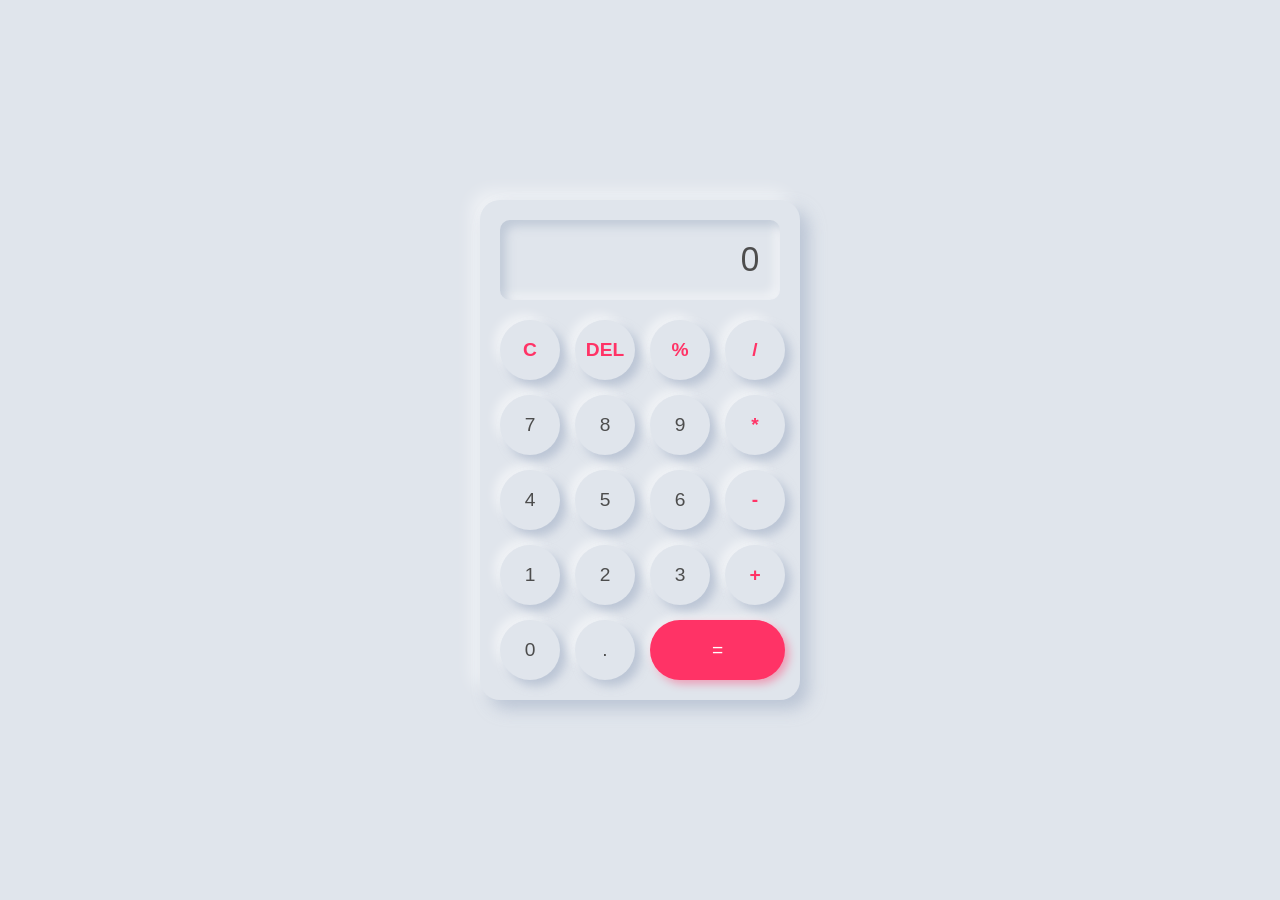
<file: calculator/index.html>
<!DOCTYPE html>
<html lang="en">
<head>
    <meta charset="UTF-8">
    <meta name="viewport" content="width=device-width, initial-scale=1.0">
    <title>Neumorphic Calculator</title>
    <link rel="stylesheet" href="style.css">
    <link href="https://fonts.googleapis.com/css2?family=Poppins:wght@400;500;600&display=swap" rel="stylesheet">
</head>
<body>
    <div class="calculator">
        <div class="display" id="display">0</div>
        <div class="buttons">
            <button class="operator" onclick="clearDisplay()">C</button>
            <button class="operator" onclick="deleteChar()">DEL</button>
            <button class="operator" onclick="appendOperator('%')">%</button>
            <button class="operator" onclick="appendOperator('/')">/</button>
            <button onclick="appendNumber('7')">7</button>
            <button onclick="appendNumber('8')">8</button>
            <button onclick="appendNumber('9')">9</button>
            <button class="operator" onclick="appendOperator('*')">*</button>
            <button onclick="appendNumber('4')">4</button>
            <button onclick="appendNumber('5')">5</button>
            <button onclick="appendNumber('6')">6</button>
            <button class="operator" onclick="appendOperator('-')">-</button>
            <button onclick="appendNumber('1')">1</button>
            <button onclick="appendNumber('2')">2</button>
            <button onclick="appendNumber('3')">3</button>
            <button class="operator" onclick="appendOperator('+')">+</button>
            <button onclick="appendNumber('0')">0</button>
            <button onclick="appendNumber('.')">.</button>
            <button class="equals" onclick="calculate()">=</button>
        </div>
    </div>
    <script src="script.js"></script>
</body>
</html>
</file>
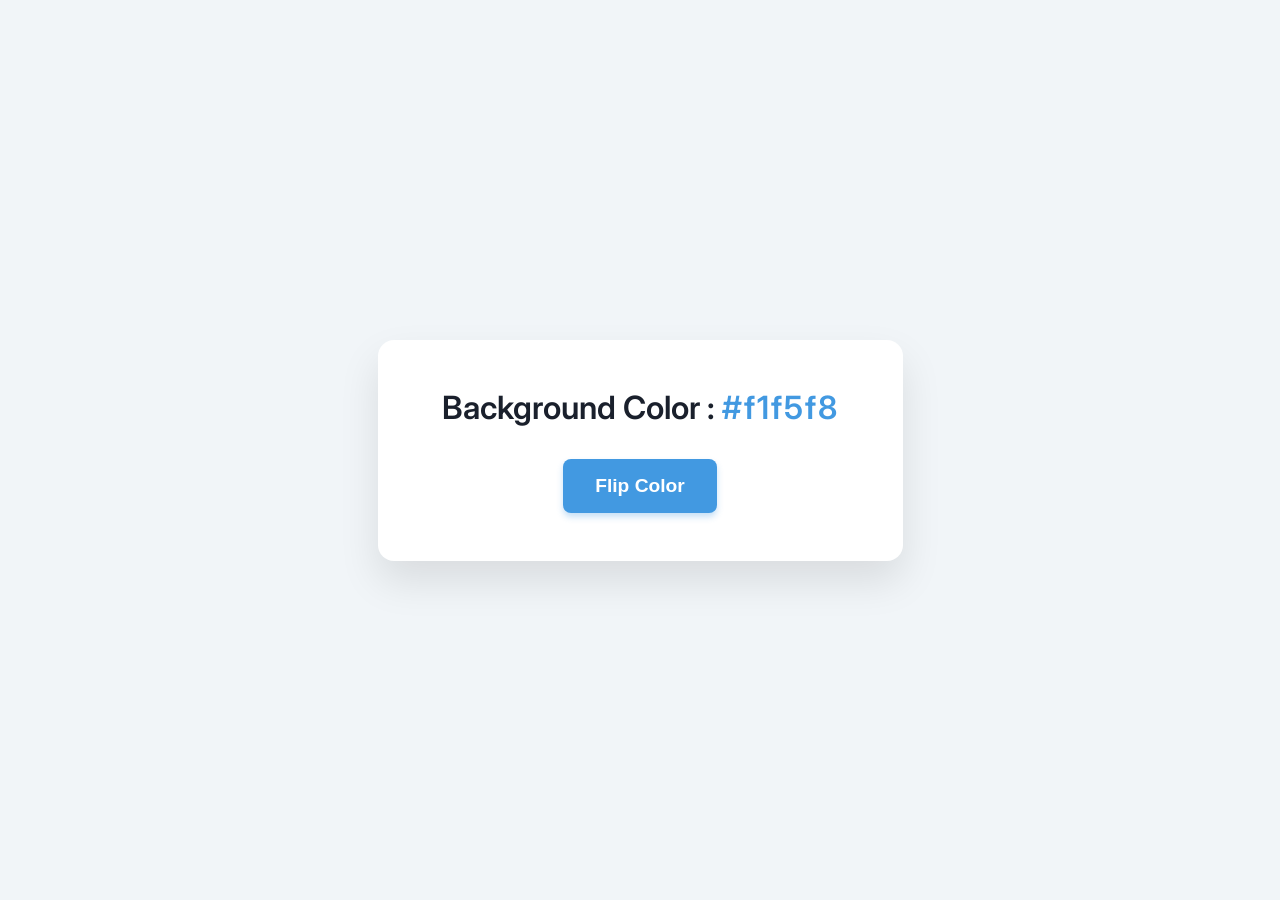
<file: color-flipper/index.html>
<!DOCTYPE html>
<html lang="en">
<head>
    <meta charset="UTF-8">
    <meta name="viewport" content="width=device-width, initial-scale=1.0">
    <title>Color Flipper</title>
    <link rel="stylesheet" href="style.css">
    <link href="https://fonts.googleapis.com/css2?family=Inter:wght@400;600&display=swap" rel="stylesheet">
</head>
<body>
    <main>
        <div class="container">
            <h2>Background Color : <span class="color">#f1f5f8</span></h2>
            <button class="btn" id="btn">Flip Color</button>
        </div>
    </main>
    <script src="script.js"></script>
</body>
</html>
</file>
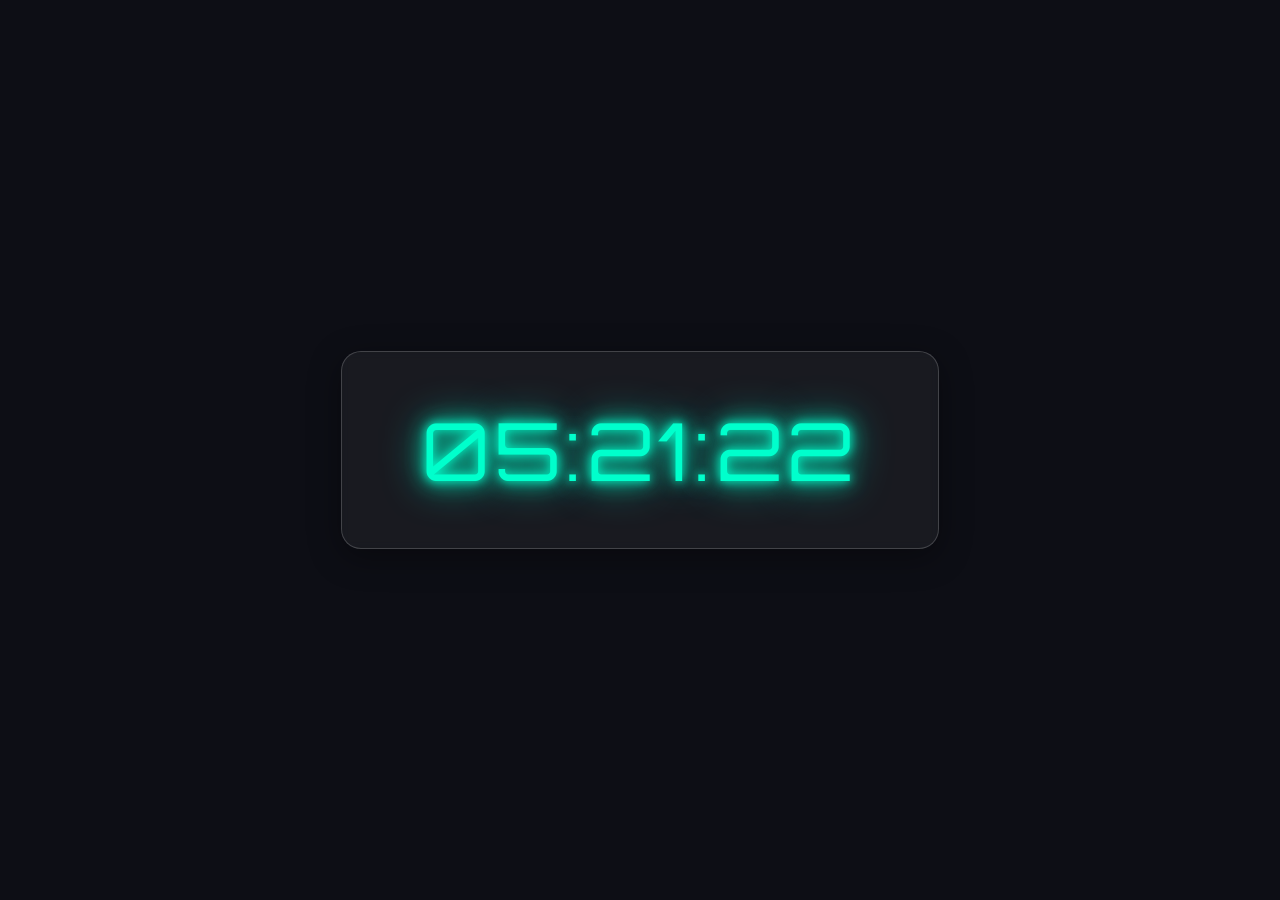
<file: digital-clock/index.html>
<!DOCTYPE html>
<html lang="en">
<head>
    <meta charset="UTF-8">
    <meta name="viewport" content="width=device-width, initial-scale=1.0">
    <title>Digital Clock</title>
    <link rel="stylesheet" href="style.css">
    <link href="https://fonts.googleapis.com/css2?family=Orbitron:wght@400;700&display=swap" rel="stylesheet">
</head>
<body>
    <div class="clock-container">
        <div id="clock" class="clock">00:00:00</div>
    </div>
    <script src="script.js"></script>
</body>
</html>
</file>
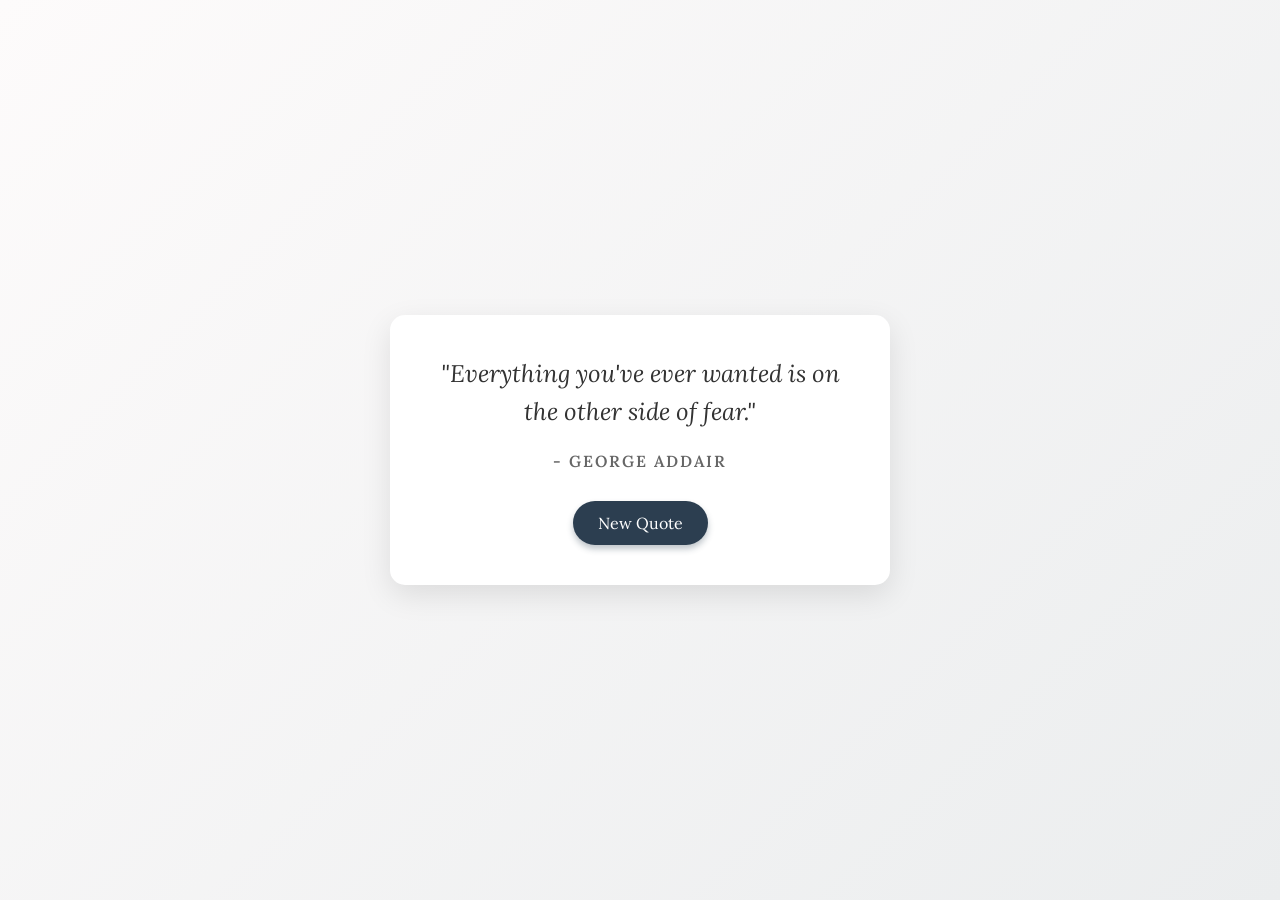
<file: quote-generator/index.html>
<!DOCTYPE html>
<html lang="en">
<head>
    <meta charset="UTF-8">
    <meta name="viewport" content="width=device-width, initial-scale=1.0">
    <title>Random Quote Generator</title>
    <link rel="stylesheet" href="style.css">
    <link href="https://fonts.googleapis.com/css2?family=Lora:ital,wght@0,400;0,600;1,400&display=swap" rel="stylesheet">
</head>
<body>
    <div class="quote-box">
        <i class="fas fa-quote-left"></i>
        <p id="quote">"Loading inspiration..."</p>
        <h4 id="author">- </h4>
        <button id="new-quote">New Quote</button>
    </div>
    <script src="script.js"></script>
</body>
</html>
</file>
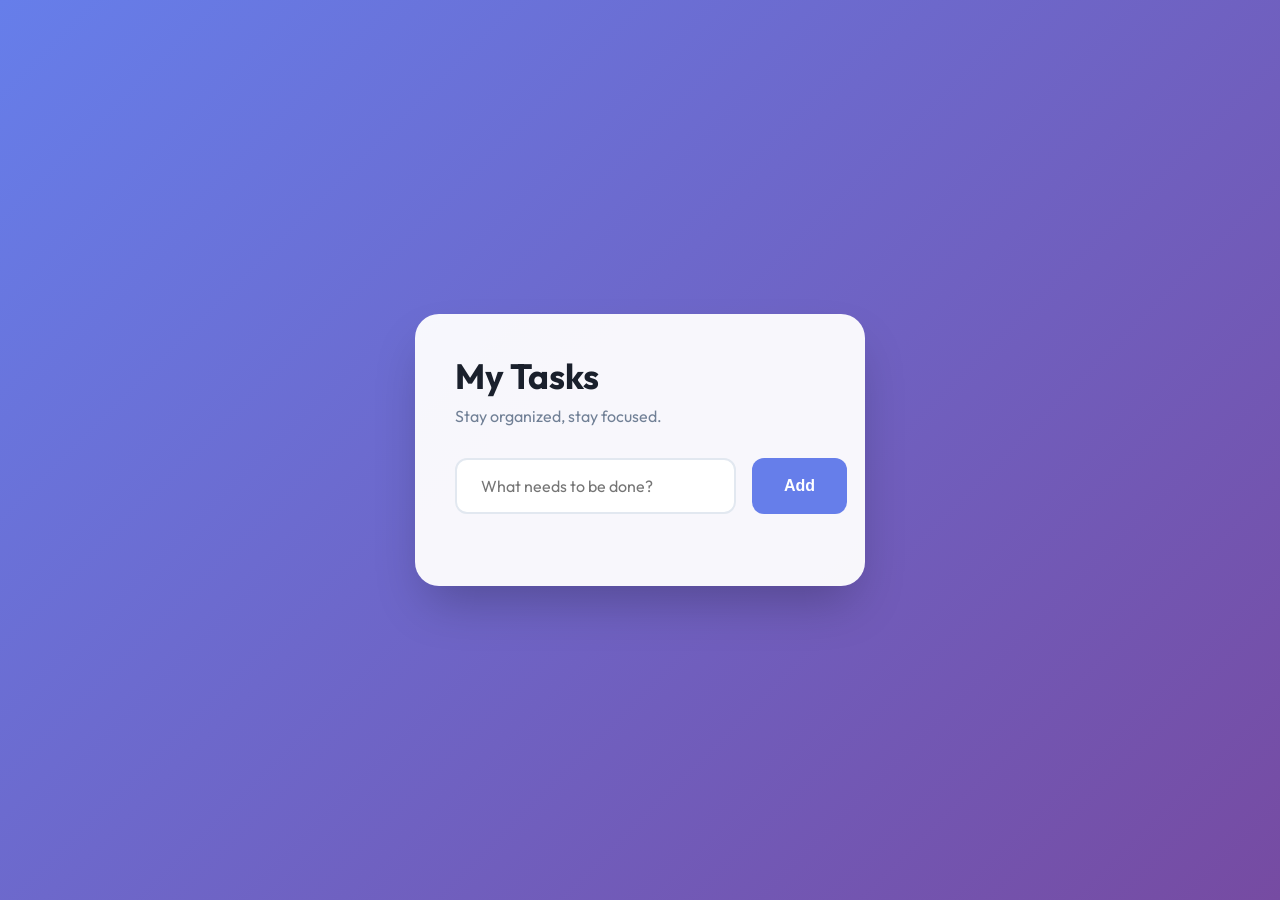
<file: todo-list/index.html>
<!DOCTYPE html>
<html lang="en">
<head>
    <meta charset="UTF-8">
    <meta name="viewport" content="width=device-width, initial-scale=1.0">
    <title>Modern Todo List</title>
    <link rel="stylesheet" href="style.css">
    <link href="https://fonts.googleapis.com/css2?family=Outfit:wght@300;400;600&display=swap" rel="stylesheet">
</head>
<body>
    <div class="app-container">
        <header>
            <h1>My Tasks</h1>
            <p>Stay organized, stay focused.</p>
        </header>
        <div class="input-section">
            <input type="text" id="todo-input" placeholder="What needs to be done?">
            <button id="add-btn">Add</button>
        </div>
        <ul id="todo-list"></ul>
    </div>
    <script src="script.js"></script>
</body>
</html>
</file>
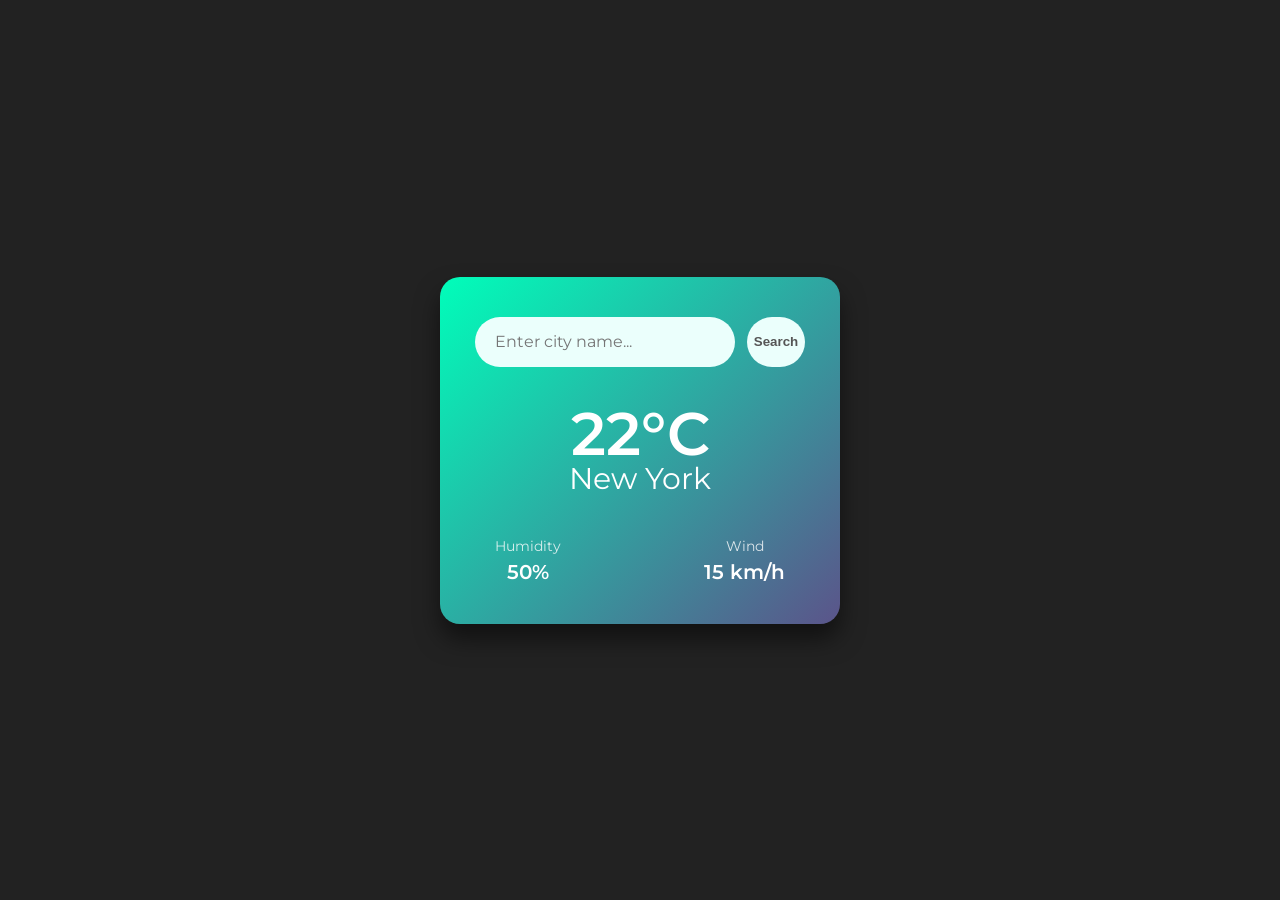
<file: weather-app/index.html>
<!DOCTYPE html>
<html lang="en">
<head>
    <meta charset="UTF-8">
    <meta name="viewport" content="width=device-width, initial-scale=1.0">
    <title>Simple Weather UI</title>
    <link rel="stylesheet" href="style.css">
    <link href="https://fonts.googleapis.com/css2?family=Montserrat:wght@300;400;600&display=swap" rel="stylesheet">
</head>
<body>
    <div class="card">
        <div class="search">
            <input type="text" id="search-input" placeholder="Enter city name..." spellcheck="false">
            <button id="search-btn">Search</button>
        </div>
        <div class="weather">
            <h1 class="temp" id="temp">22°C</h1>
            <h2 class="city" id="city">New York</h2>
            <div class="details">
                <div class="col">
                    <p>Humidity</p>
                    <p class="humidity" id="humidity">50%</p>
                </div>
                <div class="col">
                    <p>Wind</p>
                    <p class="wind" id="wind">15 km/h</p>
                </div>
            </div>
        </div>
    </div>
    <script src="script.js"></script>
</body>
</html>
</file>
<file: calculator/style.css>
* {
    margin: 0;
    padding: 0;
    box-sizing: border-box;
}
body {
    display: flex;
    justify-content: center;
    align-items: center;
    min-height: 100vh;
    background-color: #e0e5ec;
    font-family: 'Poppins', sans-serif;
}
.calculator {
    width: 320px;
    padding: 20px;
    background: #e0e5ec;
    border-radius: 20px;
    box-shadow: 9px 9px 16px rgb(163,177,198,0.6), -9px -9px 16px rgba(255,255,255, 0.5);
}
.display {
    width: 100%;
    height: 80px;
    margin-bottom: 20px;
    background: #e0e5ec;
    border-radius: 10px;
    display: flex;
    justify-content: flex-end;
    align-items: center;
    padding: 0 20px;
    font-size: 2rem;
    color: #4d4d4d;
    box-shadow: inset 6px 6px 10px 0 rgba(163,177,198, 0.5), inset -6px -6px 10px 0 rgba(255,255,255, 0.5);
    overflow: hidden;
}
.buttons {
    display: grid;
    grid-template-columns: repeat(4, 1fr);
    gap: 15px;
}
button {
    width: 60px;
    height: 60px;
    border: none;
    outline: none;
    border-radius: 50%;
    background: #e0e5ec;
    font-size: 1.2rem;
    color: #4d4d4d;
    cursor: pointer;
    box-shadow: 6px 6px 10px rgba(163,177,198,0.6), -6px -6px 10px rgba(255,255,255, 0.5);
    transition: all 0.2s ease-in-out;
}
button:active {
    box-shadow: inset 4px 4px 6px rgba(163,177,198, 0.5), inset -4px -4px 6px rgba(255,255,255, 0.5);
}
button.operator {
    color: #ff3366;
    font-weight: 600;
}
button.equals {
    width: 135px;
    border-radius: 30px;
    grid-column: span 2;
    background: #ff3366;
    color: white;
    box-shadow: 4px 4px 8px rgba(255, 51, 102, 0.4), -4px -4px 8px rgba(255, 255, 255, 0.5);
}
button.equals:active {
    box-shadow: inset 4px 4px 6px rgba(200, 30, 70, 0.8);
}
</file>
<file: color-flipper/style.css>
* {
    margin: 0;
    padding: 0;
    box-sizing: border-box;
}
body {
    font-family: 'Inter', sans-serif;
    background-color: #f1f5f8;
    transition: background-color 0.5s ease;
    height: 100vh;
    display: grid;
    place-items: center;
}
.container {
    text-align: center;
    background: white;
    padding: 3rem 4rem;
    border-radius: 16px;
    box-shadow: 0 20px 40px rgba(0,0,0,0.1);
}
h2 {
    font-size: 2rem;
    color: #1a202c;
    margin-bottom: 2rem;
    font-weight: 600;
}
.color {
    color: #4299e1;
    letter-spacing: 2px;
}
.btn {
    padding: 1rem 2rem;
    font-size: 1.2rem;
    font-weight: 600;
    color: white;
    background: #4299e1;
    border: none;
    border-radius: 8px;
    cursor: pointer;
    transition: all 0.3s ease;
    box-shadow: 0 4px 6px rgba(66, 153, 225, 0.3);
}
.btn:hover {
    background: #2b6cb0;
    transform: translateY(-2px);
    box-shadow: 0 6px 12px rgba(66, 153, 225, 0.4);
}
.btn:active {
    transform: translateY(0);
}
</file>
<file: digital-clock/style.css>
* {
    margin: 0;
    padding: 0;
    box-sizing: border-box;
}
body {
    display: flex;
    justify-content: center;
    align-items: center;
    height: 100vh;
    background-color: #0d0e15;
    font-family: 'Orbitron', sans-serif;
}
.clock-container {
    background: rgba(255, 255, 255, 0.05);
    padding: 3rem 5rem;
    border-radius: 20px;
    box-shadow: 0 8px 32px 0 rgba(0, 0, 0, 0.37);
    backdrop-filter: blur(4px);
    border: 1px solid rgba(255, 255, 255, 0.18);
}
.clock {
    font-size: 5rem;
    color: #00ffcc;
    text-shadow: 0 0 10px #00ffcc, 0 0 20px #00ffcc, 0 0 40px #00ffcc;
    letter-spacing: 5px;
}
</file>
<file: quote-generator/style.css>
* {
    margin: 0;
    padding: 0;
    box-sizing: border-box;
}
body {
    display: flex;
    justify-content: center;
    align-items: center;
    height: 100vh;
    background: linear-gradient(135deg, #fdfbfb 0%, #ebedee 100%);
    font-family: 'Lora', serif;
}
.quote-box {
    background: white;
    width: 90%;
    max-width: 500px;
    padding: 40px;
    border-radius: 15px;
    box-shadow: 0 10px 30px rgba(0,0,0,0.1);
    text-align: center;
    position: relative;
}
#quote {
    font-size: 1.5rem;
    font-style: italic;
    color: #333;
    margin-bottom: 20px;
    line-height: 1.6;
    transition: opacity 0.5s ease;
}
#author {
    font-size: 1rem;
    color: #666;
    font-weight: 600;
    margin-bottom: 30px;
    text-transform: uppercase;
    letter-spacing: 2px;
}
button {
    background: #2c3e50;
    color: white;
    border: none;
    padding: 12px 25px;
    font-size: 1rem;
    border-radius: 25px;
    cursor: pointer;
    font-family: inherit;
    transition: background 0.3s ease, transform 0.2s;
    box-shadow: 0 4px 6px rgba(44, 62, 80, 0.3);
}
button:hover {
    background: #34495e;
    transform: translateY(-2px);
}
button:active {
    transform: translateY(0);
}
</file>
<file: todo-list/style.css>
* {
    margin: 0;
    padding: 0;
    box-sizing: border-box;
}
body {
    font-family: 'Outfit', sans-serif;
    background: linear-gradient(135deg, #667eea 0%, #764ba2 100%);
    min-height: 100vh;
    display: flex;
    justify-content: center;
    align-items: center;
    padding: 2rem;
}
.app-container {
    background: rgba(255, 255, 255, 0.95);
    width: 100%;
    max-width: 450px;
    border-radius: 24px;
    padding: 2.5rem;
    box-shadow: 0 25px 50px -12px rgba(0, 0, 0, 0.25);
}
header h1 {
    font-size: 2.2rem;
    color: #1a202c;
    margin-bottom: 0.5rem;
}
header p {
    color: #718096;
    margin-bottom: 2rem;
}
.input-section {
    display: flex;
    gap: 1rem;
    margin-bottom: 2rem;
}
#todo-input {
    flex: 1;
    padding: 1rem 1.5rem;
    border: 2px solid #e2e8f0;
    border-radius: 12px;
    font-size: 1rem;
    font-family: inherit;
    transition: all 0.3s ease;
}
#todo-input:focus {
    outline: none;
    border-color: #667eea;
    box-shadow: 0 0 0 3px rgba(102, 126, 234, 0.2);
}
#add-btn {
    padding: 1rem 2rem;
    background: #667eea;
    color: white;
    border: none;
    border-radius: 12px;
    font-size: 1rem;
    font-weight: 600;
    cursor: pointer;
    transition: all 0.3s ease;
}
#add-btn:hover {
    background: #5a67d8;
    transform: translateY(-2px);
}
#todo-list {
    list-style: none;
}
.todo-item {
    display: flex;
    justify-content: space-between;
    align-items: center;
    padding: 1rem;
    background: #f7fafc;
    border-radius: 12px;
    margin-bottom: 1rem;
    transition: all 0.3s ease;
}
.todo-item:hover {
    transform: translateX(5px);
    background: #edf2f7;
}
.todo-item.completed span {
    text-decoration: line-through;
    color: #a0aec0;
}
.todo-text {
    font-size: 1.1rem;
    color: #2d3748;
    cursor: pointer;
    flex: 1;
}
.delete-btn {
    background: #fc8181;
    color: white;
    border: none;
    padding: 0.5rem 1rem;
    border-radius: 8px;
    cursor: pointer;
    transition: background 0.3s ease;
}
.delete-btn:hover {
    background: #e53e3e;
}
</file>
<file: weather-app/style.css>
* {
    margin: 0;
    padding: 0;
    box-sizing: border-box;
}
body {
    background: #222;
    font-family: 'Montserrat', sans-serif;
    display: flex;
    justify-content: center;
    align-items: center;
    height: 100vh;
}
.card {
    width: 90%;
    max-width: 400px;
    background: linear-gradient(135deg, #00feba, #5b548a);
    color: #fff;
    padding: 40px 35px;
    border-radius: 20px;
    box-shadow: 0 15px 25px rgba(0,0,0,0.5);
    text-align: center;
}
.search {
    display: flex;
    align-items: center;
    justify-content: space-between;
    margin-bottom: 30px;
}
.search input {
    border: 0;
    outline: 0;
    background: #ebfffc;
    color: #555;
    padding: 12px 20px;
    height: 50px;
    border-radius: 25px;
    flex: 1;
    margin-right: 12px;
    font-size: 16px;
    font-family: inherit;
}
.search button {
    border: 0;
    outline: 0;
    background: #ebfffc;
    border-radius: 25px;
    width: 80px;
    height: 50px;
    cursor: pointer;
    color: #555;
    font-weight: 600;
    transition: 0.3s;
}
.search button:hover {
    background: #fff;
}
.weather h1 {
    font-size: 60px;
    font-weight: 600;
    margin-top: 20px;
}
.weather h2 {
    font-size: 30px;
    font-weight: 400;
    margin-top: -10px;
}
.details {
    display: flex;
    align-items: center;
    justify-content: space-between;
    padding: 0 20px;
    margin-top: 40px;
}
.col {
    display: flex;
    flex-direction: column;
    align-items: center;
}
.col p:first-child {
    font-size: 14px;
    opacity: 0.8;
}
.col p:last-child {
    font-size: 20px;
    font-weight: 600;
    margin-top: 5px;
}
</file>
